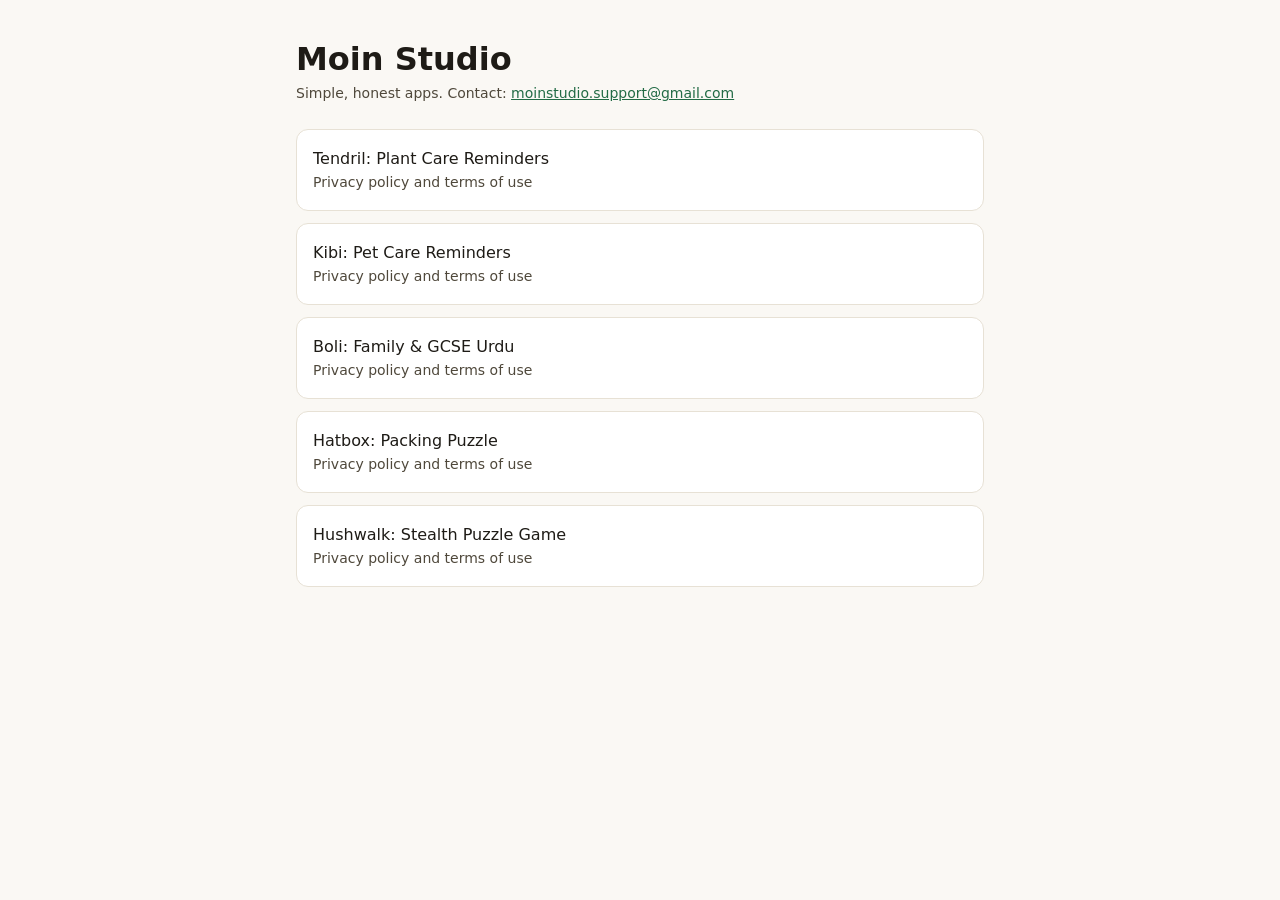
<file: index.html>
<!doctype html>
<html lang="en"><head><meta charset="utf-8"><meta name="viewport" content="width=device-width,initial-scale=1">
<title>Moin Studio</title><link rel="stylesheet" href="style.css"></head>
<body><main>
<h1>Moin Studio</h1>
<p class="updated">Simple, honest apps. Contact: <a href="mailto:moinstudio.support@gmail.com">moinstudio.support@gmail.com</a></p>
<a class="app" href="tendril/privacy.html">Tendril: Plant Care Reminders<span>Privacy policy and terms of use</span></a>
<a class="app" href="kibi/privacy.html">Kibi: Pet Care Reminders<span>Privacy policy and terms of use</span></a>
<a class="app" href="boli/privacy.html">Boli: Family &amp; GCSE Urdu<span>Privacy policy and terms of use</span></a>
<a class="app" href="hatbox/privacy.html">Hatbox: Packing Puzzle<span>Privacy policy and terms of use</span></a>
<a class="app" href="hushwalk/privacy.html">Hushwalk: Stealth Puzzle Game<span>Privacy policy and terms of use</span></a>
</main></body></html>
</file>
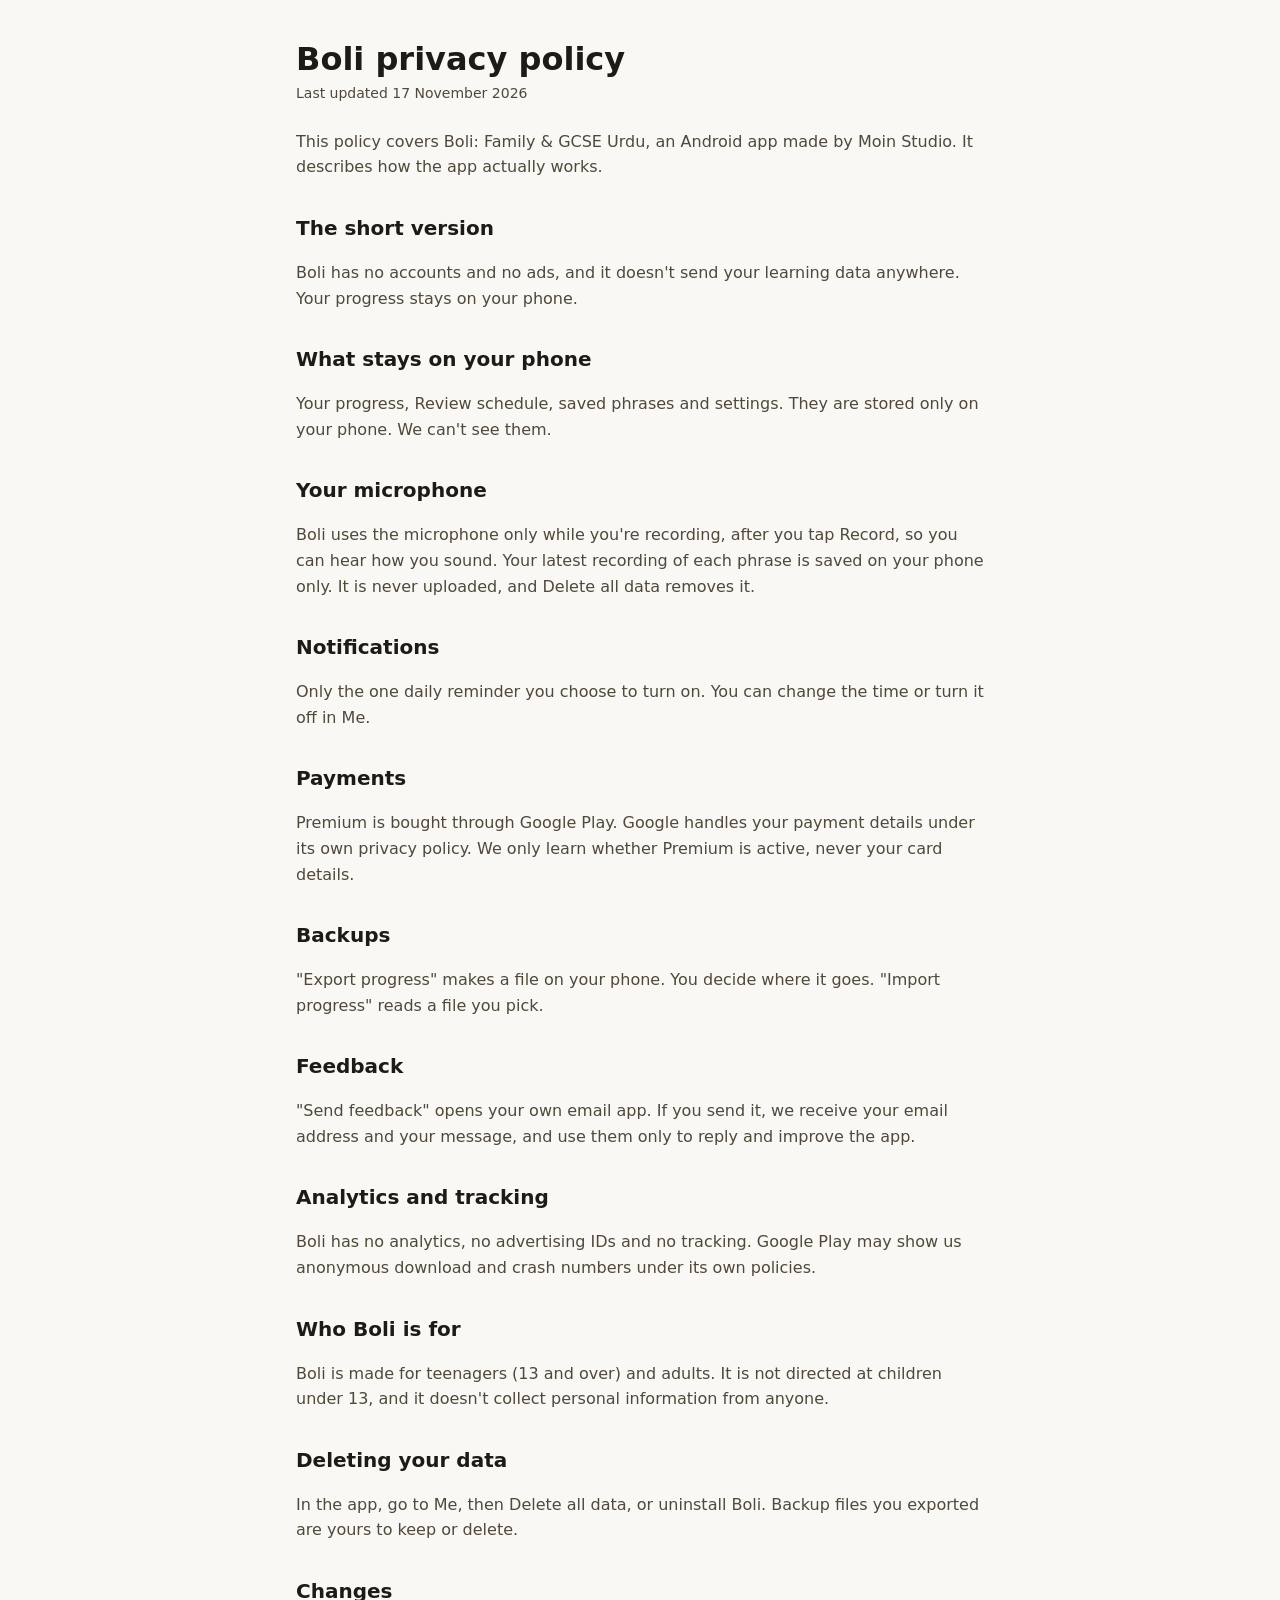
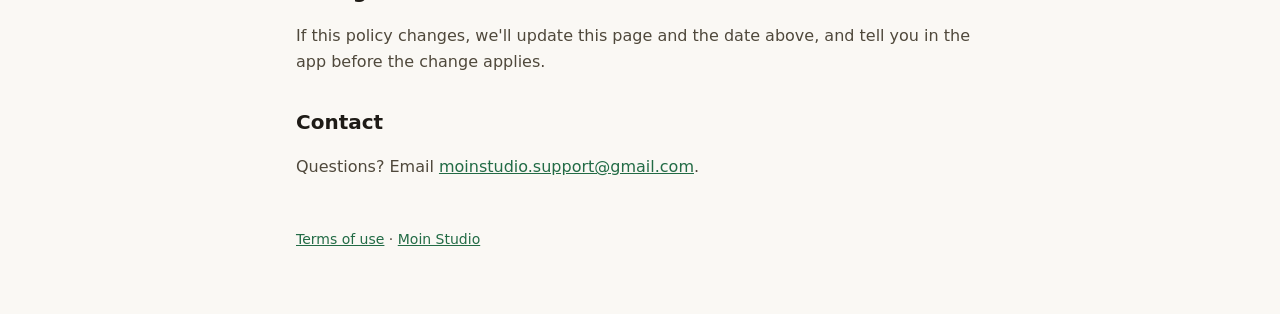
<file: boli/privacy.html>
<!doctype html>
<html lang="en"><head><meta charset="utf-8"><meta name="viewport" content="width=device-width,initial-scale=1">
<title>Boli Privacy Policy</title><link rel="stylesheet" href="../style.css"></head>
<body><main>
<h1>Boli privacy policy</h1>
<p class="updated">Last updated 17 November 2026</p>
<p>This policy covers Boli: Family &amp; GCSE Urdu, an Android app made by Moin Studio. It describes how the app actually works.</p>

<h2>The short version</h2>
<p>Boli has no accounts and no ads, and it doesn't send your learning data anywhere. Your progress stays on your phone.</p>

<h2>What stays on your phone</h2>
<p>Your progress, Review schedule, saved phrases and settings. They are stored only on your phone. We can't see them.</p>

<h2>Your microphone</h2>
<p>Boli uses the microphone only while you're recording, after you tap Record, so you can hear how you sound. Your latest recording of each phrase is saved on your phone only. It is never uploaded, and Delete all data removes it.</p>

<h2>Notifications</h2>
<p>Only the one daily reminder you choose to turn on. You can change the time or turn it off in Me.</p>

<h2>Payments</h2>
<p>Premium is bought through Google Play. Google handles your payment details under its own privacy policy. We only learn whether Premium is active, never your card details.</p>

<h2>Backups</h2>
<p>"Export progress" makes a file on your phone. You decide where it goes. "Import progress" reads a file you pick.</p>

<h2>Feedback</h2>
<p>"Send feedback" opens your own email app. If you send it, we receive your email address and your message, and use them only to reply and improve the app.</p>

<h2>Analytics and tracking</h2>
<p>Boli has no analytics, no advertising IDs and no tracking. Google Play may show us anonymous download and crash numbers under its own policies.</p>

<h2>Who Boli is for</h2>
<p>Boli is made for teenagers (13 and over) and adults. It is not directed at children under 13, and it doesn't collect personal information from anyone.</p>

<h2>Deleting your data</h2>
<p>In the app, go to Me, then Delete all data, or uninstall Boli. Backup files you exported are yours to keep or delete.</p>

<h2>Changes</h2>
<p>If this policy changes, we'll update this page and the date above, and tell you in the app before the change applies.</p>

<h2>Contact</h2>
<p>Questions? Email <a href="mailto:moinstudio.support@gmail.com">moinstudio.support@gmail.com</a>.</p>

<footer><a href="terms.html">Terms of use</a> · <a href="../index.html">Moin Studio</a></footer>
</main></body></html>
</file>
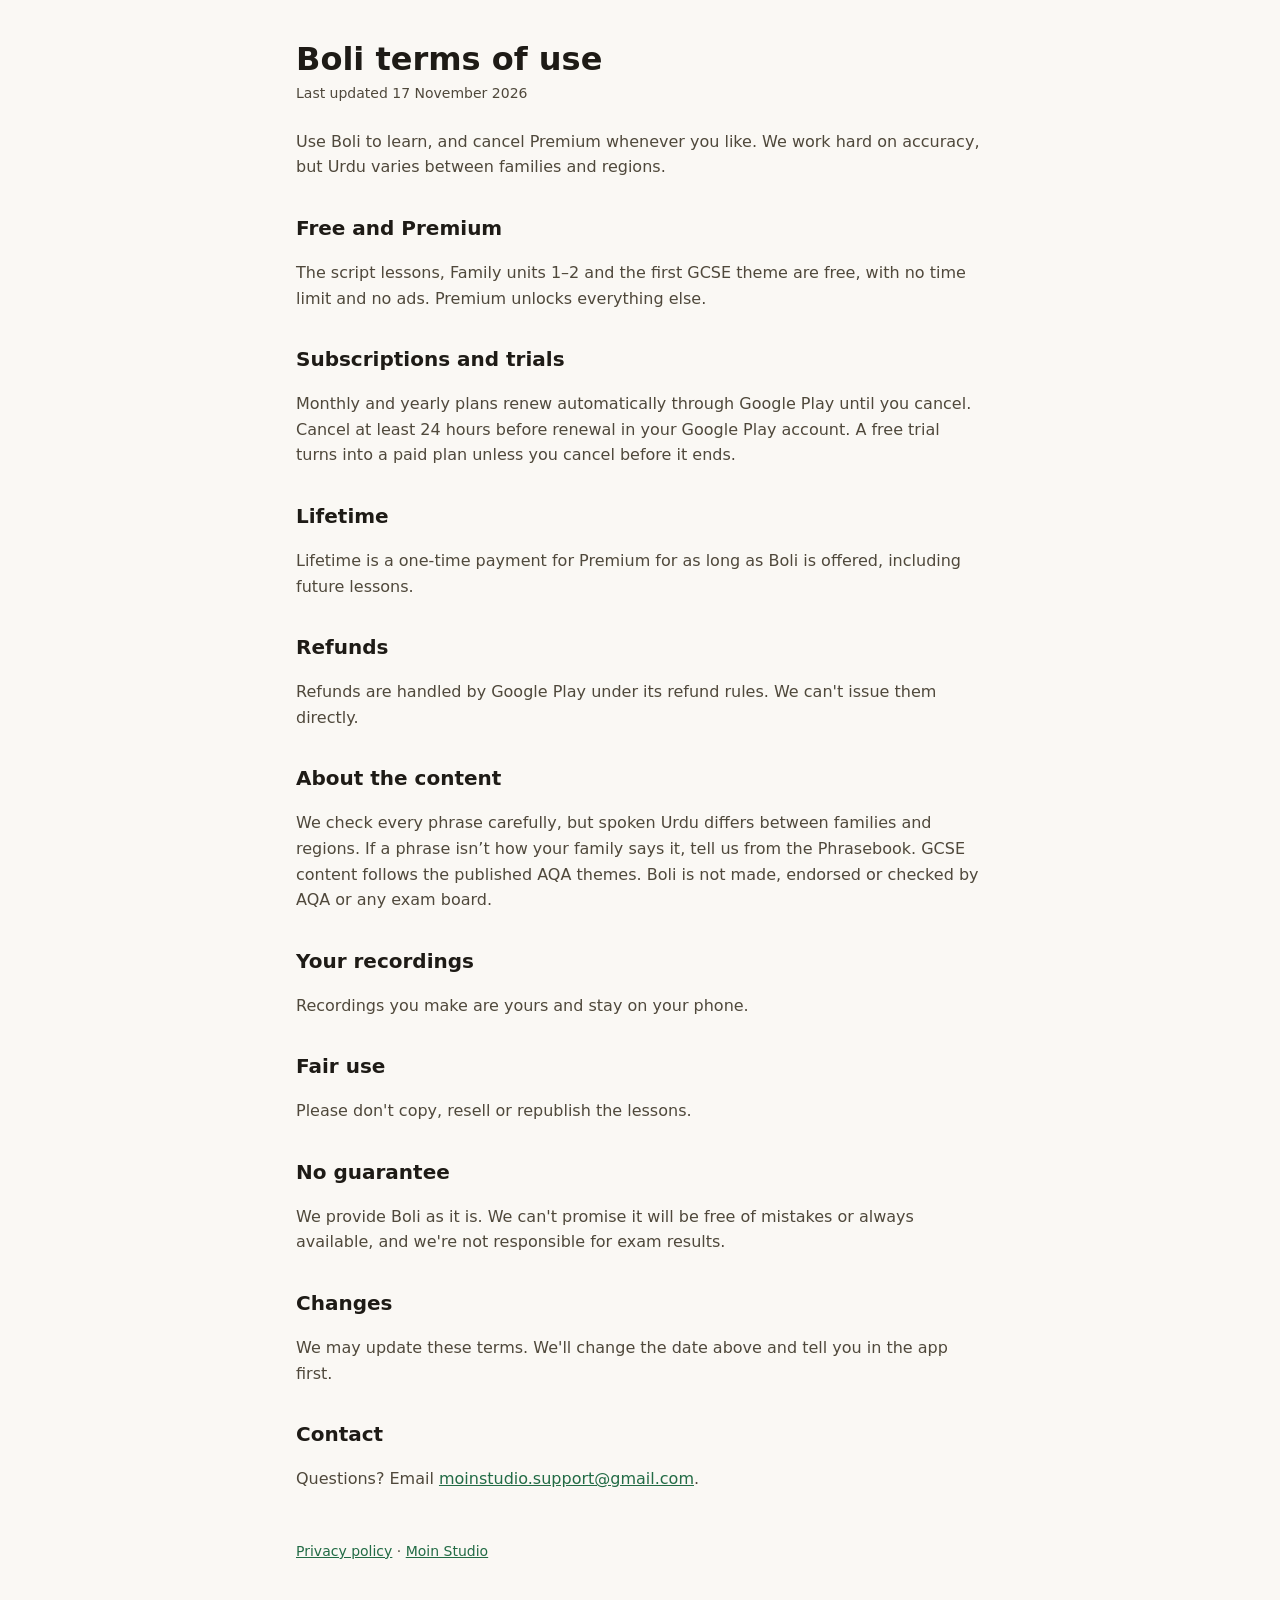
<file: boli/terms.html>
<!doctype html>
<html lang="en"><head><meta charset="utf-8"><meta name="viewport" content="width=device-width,initial-scale=1">
<title>Boli Terms of Use</title><link rel="stylesheet" href="../style.css"></head>
<body><main>
<h1>Boli terms of use</h1>
<p class="updated">Last updated 17 November 2026</p>
<p>Use Boli to learn, and cancel Premium whenever you like. We work hard on accuracy, but Urdu varies between families and regions.</p>

<h2>Free and Premium</h2>
<p>The script lessons, Family units 1–2 and the first GCSE theme are free, with no time limit and no ads. Premium unlocks everything else.</p>

<h2>Subscriptions and trials</h2>
<p>Monthly and yearly plans renew automatically through Google Play until you cancel. Cancel at least 24 hours before renewal in your Google Play account. A free trial turns into a paid plan unless you cancel before it ends.</p>

<h2>Lifetime</h2>
<p>Lifetime is a one-time payment for Premium for as long as Boli is offered, including future lessons.</p>

<h2>Refunds</h2>
<p>Refunds are handled by Google Play under its refund rules. We can't issue them directly.</p>

<h2>About the content</h2>
<p>We check every phrase carefully, but spoken Urdu differs between families and regions. If a phrase isn&rsquo;t how your family says it, tell us from the Phrasebook. GCSE content follows the published AQA themes. Boli is not made, endorsed or checked by AQA or any exam board.</p>

<h2>Your recordings</h2>
<p>Recordings you make are yours and stay on your phone.</p>

<h2>Fair use</h2>
<p>Please don't copy, resell or republish the lessons.</p>

<h2>No guarantee</h2>
<p>We provide Boli as it is. We can't promise it will be free of mistakes or always available, and we're not responsible for exam results.</p>

<h2>Changes</h2>
<p>We may update these terms. We'll change the date above and tell you in the app first.</p>

<h2>Contact</h2>
<p>Questions? Email <a href="mailto:moinstudio.support@gmail.com">moinstudio.support@gmail.com</a>.</p>

<footer><a href="privacy.html">Privacy policy</a> · <a href="../index.html">Moin Studio</a></footer>
</main></body></html>
</file>
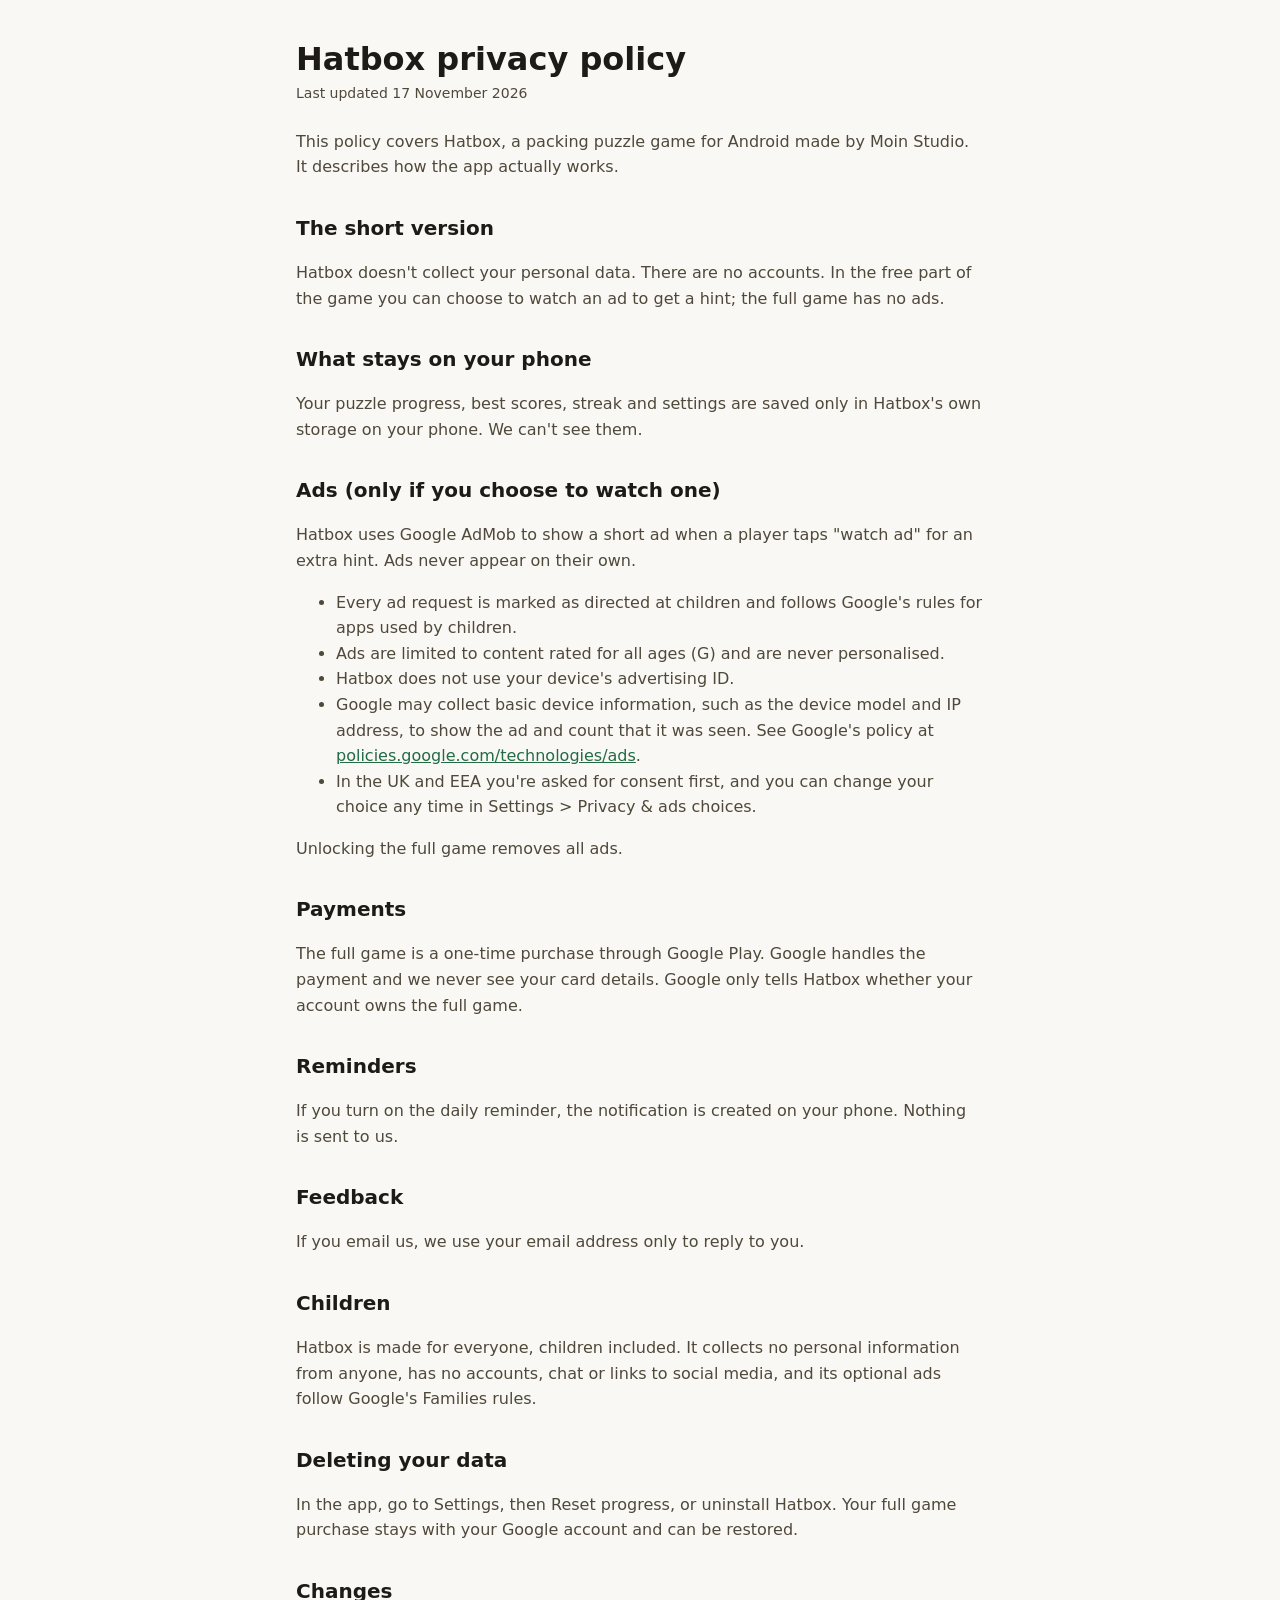
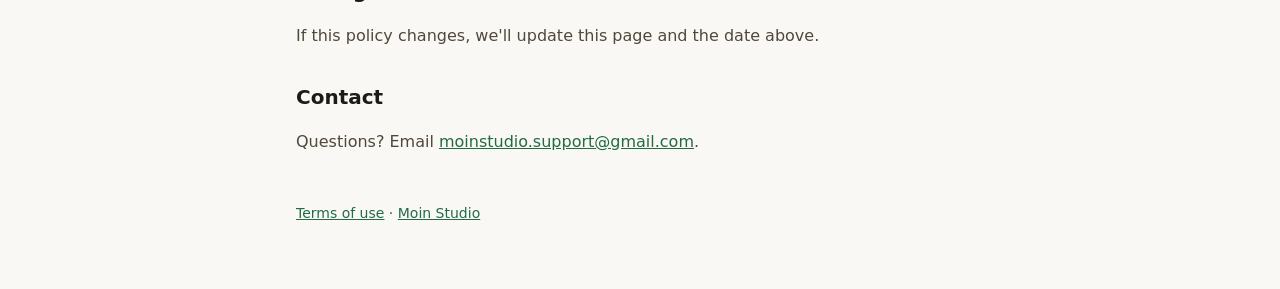
<file: hatbox/privacy.html>
<!doctype html>
<html lang="en"><head><meta charset="utf-8"><meta name="viewport" content="width=device-width,initial-scale=1">
<title>Hatbox Privacy Policy</title><link rel="stylesheet" href="../style.css"></head>
<body><main>
<h1>Hatbox privacy policy</h1>
<p class="updated">Last updated 17 November 2026</p>
<p>This policy covers Hatbox, a packing puzzle game for Android made by Moin Studio. It describes how the app actually works.</p>

<h2>The short version</h2>
<p>Hatbox doesn't collect your personal data. There are no accounts. In the free part of the game you can choose to watch an ad to get a hint; the full game has no ads.</p>

<h2>What stays on your phone</h2>
<p>Your puzzle progress, best scores, streak and settings are saved only in Hatbox's own storage on your phone. We can't see them.</p>

<h2>Ads (only if you choose to watch one)</h2>
<p>Hatbox uses Google AdMob to show a short ad when a player taps "watch ad" for an extra hint. Ads never appear on their own.</p>
<ul>
<li>Every ad request is marked as directed at children and follows Google's rules for apps used by children.</li>
<li>Ads are limited to content rated for all ages (G) and are never personalised.</li>
<li>Hatbox does not use your device's advertising ID.</li>
<li>Google may collect basic device information, such as the device model and IP address, to show the ad and count that it was seen. See Google's policy at <a href="https://policies.google.com/technologies/ads">policies.google.com/technologies/ads</a>.</li>
<li>In the UK and EEA you're asked for consent first, and you can change your choice any time in Settings &gt; Privacy &amp; ads choices.</li>
</ul>
<p>Unlocking the full game removes all ads.</p>

<h2>Payments</h2>
<p>The full game is a one-time purchase through Google Play. Google handles the payment and we never see your card details. Google only tells Hatbox whether your account owns the full game.</p>

<h2>Reminders</h2>
<p>If you turn on the daily reminder, the notification is created on your phone. Nothing is sent to us.</p>

<h2>Feedback</h2>
<p>If you email us, we use your email address only to reply to you.</p>

<h2>Children</h2>
<p>Hatbox is made for everyone, children included. It collects no personal information from anyone, has no accounts, chat or links to social media, and its optional ads follow Google's Families rules.</p>

<h2>Deleting your data</h2>
<p>In the app, go to Settings, then Reset progress, or uninstall Hatbox. Your full game purchase stays with your Google account and can be restored.</p>

<h2>Changes</h2>
<p>If this policy changes, we'll update this page and the date above.</p>

<h2>Contact</h2>
<p>Questions? Email <a href="mailto:moinstudio.support@gmail.com">moinstudio.support@gmail.com</a>.</p>

<footer><a href="terms.html">Terms of use</a> · <a href="../index.html">Moin Studio</a></footer>
</main></body></html>
</file>
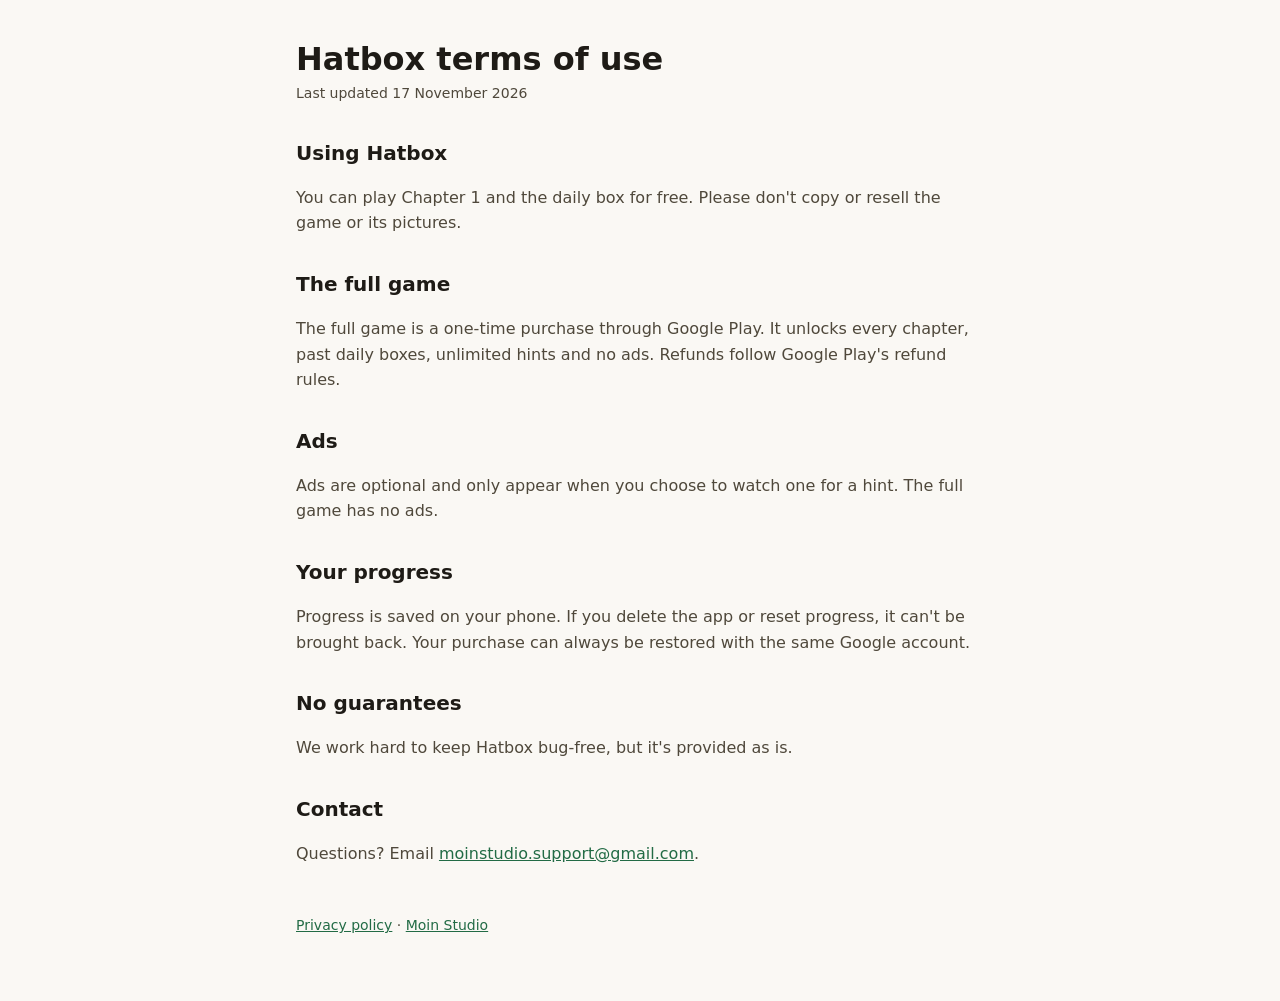
<file: hatbox/terms.html>
<!doctype html>
<html lang="en"><head><meta charset="utf-8"><meta name="viewport" content="width=device-width,initial-scale=1">
<title>Hatbox Terms of Use</title><link rel="stylesheet" href="../style.css"></head>
<body><main>
<h1>Hatbox terms of use</h1>
<p class="updated">Last updated 17 November 2026</p>

<h2>Using Hatbox</h2>
<p>You can play Chapter 1 and the daily box for free. Please don't copy or resell the game or its pictures.</p>

<h2>The full game</h2>
<p>The full game is a one-time purchase through Google Play. It unlocks every chapter, past daily boxes, unlimited hints and no ads. Refunds follow Google Play's refund rules.</p>

<h2>Ads</h2>
<p>Ads are optional and only appear when you choose to watch one for a hint. The full game has no ads.</p>

<h2>Your progress</h2>
<p>Progress is saved on your phone. If you delete the app or reset progress, it can't be brought back. Your purchase can always be restored with the same Google account.</p>

<h2>No guarantees</h2>
<p>We work hard to keep Hatbox bug-free, but it's provided as is.</p>

<h2>Contact</h2>
<p>Questions? Email <a href="mailto:moinstudio.support@gmail.com">moinstudio.support@gmail.com</a>.</p>

<footer><a href="privacy.html">Privacy policy</a> · <a href="../index.html">Moin Studio</a></footer>
</main></body></html>
</file>
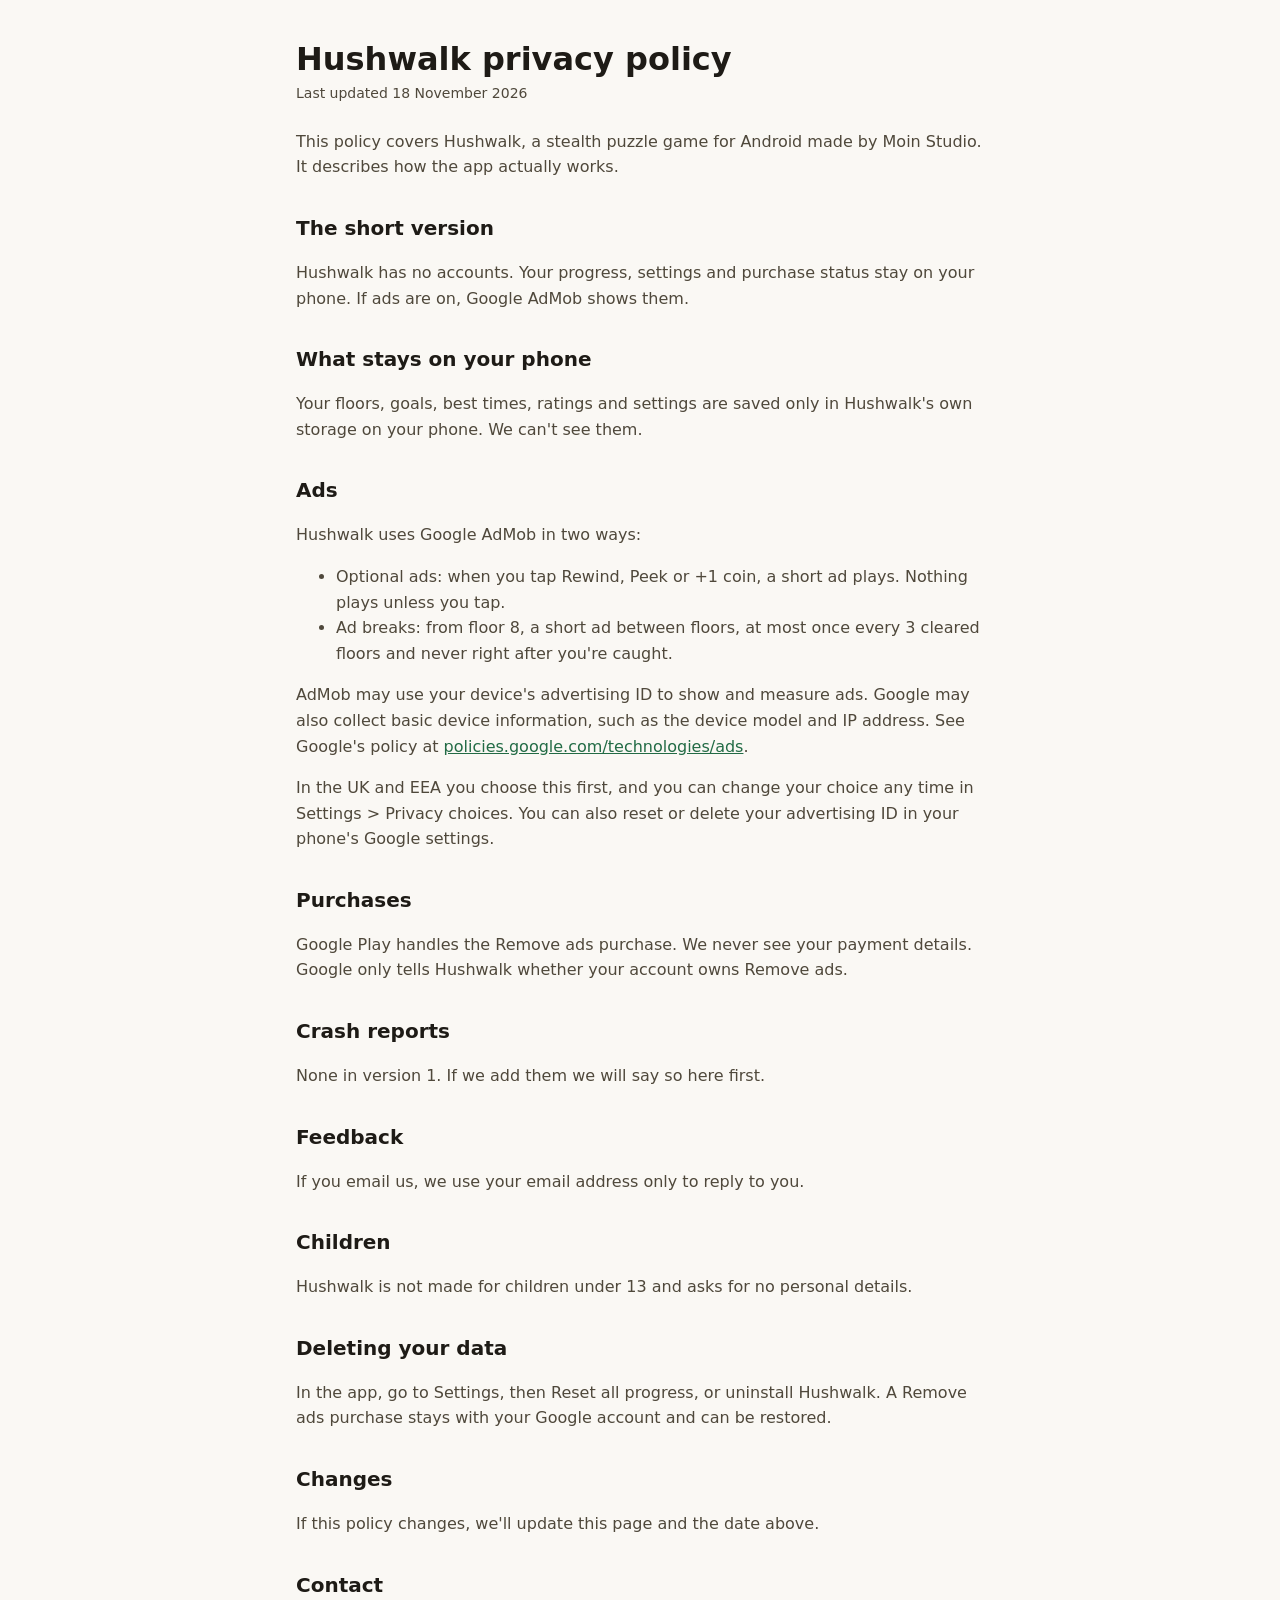
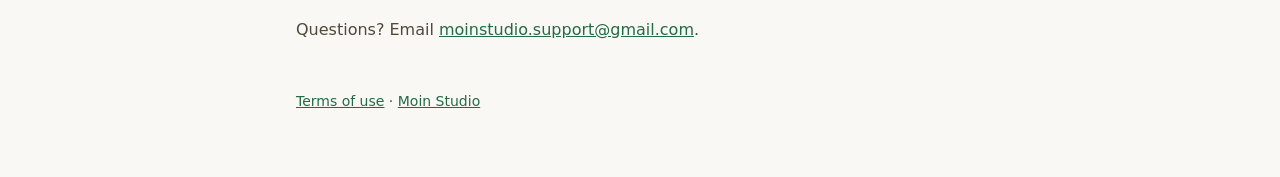
<file: hushwalk/privacy.html>
<!doctype html>
<html lang="en"><head><meta charset="utf-8"><meta name="viewport" content="width=device-width,initial-scale=1">
<title>Hushwalk Privacy Policy</title><link rel="stylesheet" href="../style.css"></head>
<body><main>
<h1>Hushwalk privacy policy</h1>
<p class="updated">Last updated 18 November 2026</p>
<p>This policy covers Hushwalk, a stealth puzzle game for Android made by Moin Studio. It describes how the app actually works.</p>

<h2>The short version</h2>
<p>Hushwalk has no accounts. Your progress, settings and purchase status stay on your phone. If ads are on, Google AdMob shows them.</p>

<h2>What stays on your phone</h2>
<p>Your floors, goals, best times, ratings and settings are saved only in Hushwalk's own storage on your phone. We can't see them.</p>

<h2>Ads</h2>
<p>Hushwalk uses Google AdMob in two ways:</p>
<ul>
<li>Optional ads: when you tap Rewind, Peek or +1 coin, a short ad plays. Nothing plays unless you tap.</li>
<li>Ad breaks: from floor 8, a short ad between floors, at most once every 3 cleared floors and never right after you're caught.</li>
</ul>
<p>AdMob may use your device's advertising ID to show and measure ads. Google may also collect basic device information, such as the device model and IP address. See Google's policy at <a href="https://policies.google.com/technologies/ads">policies.google.com/technologies/ads</a>.</p>
<p>In the UK and EEA you choose this first, and you can change your choice any time in Settings &gt; Privacy choices. You can also reset or delete your advertising ID in your phone's Google settings.</p>

<h2>Purchases</h2>
<p>Google Play handles the Remove ads purchase. We never see your payment details. Google only tells Hushwalk whether your account owns Remove ads.</p>

<h2>Crash reports</h2>
<p>None in version 1. If we add them we will say so here first.</p>

<h2>Feedback</h2>
<p>If you email us, we use your email address only to reply to you.</p>

<h2>Children</h2>
<p>Hushwalk is not made for children under 13 and asks for no personal details.</p>

<h2>Deleting your data</h2>
<p>In the app, go to Settings, then Reset all progress, or uninstall Hushwalk. A Remove ads purchase stays with your Google account and can be restored.</p>

<h2>Changes</h2>
<p>If this policy changes, we'll update this page and the date above.</p>

<h2>Contact</h2>
<p>Questions? Email <a href="mailto:moinstudio.support@gmail.com">moinstudio.support@gmail.com</a>.</p>

<footer><a href="terms.html">Terms of use</a> · <a href="../index.html">Moin Studio</a></footer>
</main></body></html>
</file>
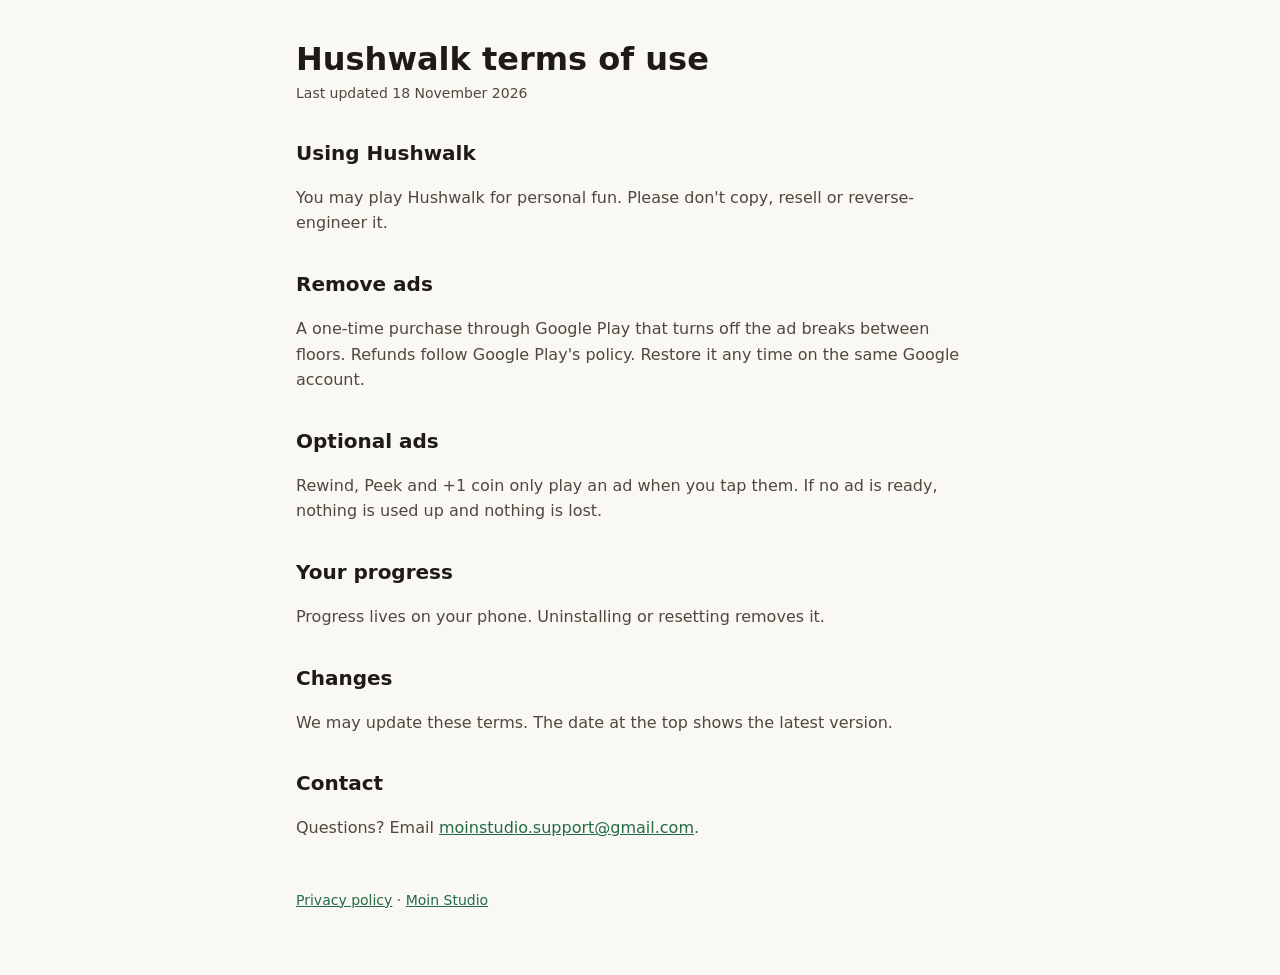
<file: hushwalk/terms.html>
<!doctype html>
<html lang="en"><head><meta charset="utf-8"><meta name="viewport" content="width=device-width,initial-scale=1">
<title>Hushwalk Terms of Use</title><link rel="stylesheet" href="../style.css"></head>
<body><main>
<h1>Hushwalk terms of use</h1>
<p class="updated">Last updated 18 November 2026</p>

<h2>Using Hushwalk</h2>
<p>You may play Hushwalk for personal fun. Please don't copy, resell or reverse-engineer it.</p>

<h2>Remove ads</h2>
<p>A one-time purchase through Google Play that turns off the ad breaks between floors. Refunds follow Google Play's policy. Restore it any time on the same Google account.</p>

<h2>Optional ads</h2>
<p>Rewind, Peek and +1 coin only play an ad when you tap them. If no ad is ready, nothing is used up and nothing is lost.</p>

<h2>Your progress</h2>
<p>Progress lives on your phone. Uninstalling or resetting removes it.</p>

<h2>Changes</h2>
<p>We may update these terms. The date at the top shows the latest version.</p>

<h2>Contact</h2>
<p>Questions? Email <a href="mailto:moinstudio.support@gmail.com">moinstudio.support@gmail.com</a>.</p>

<footer><a href="privacy.html">Privacy policy</a> · <a href="../index.html">Moin Studio</a></footer>
</main></body></html>
</file>
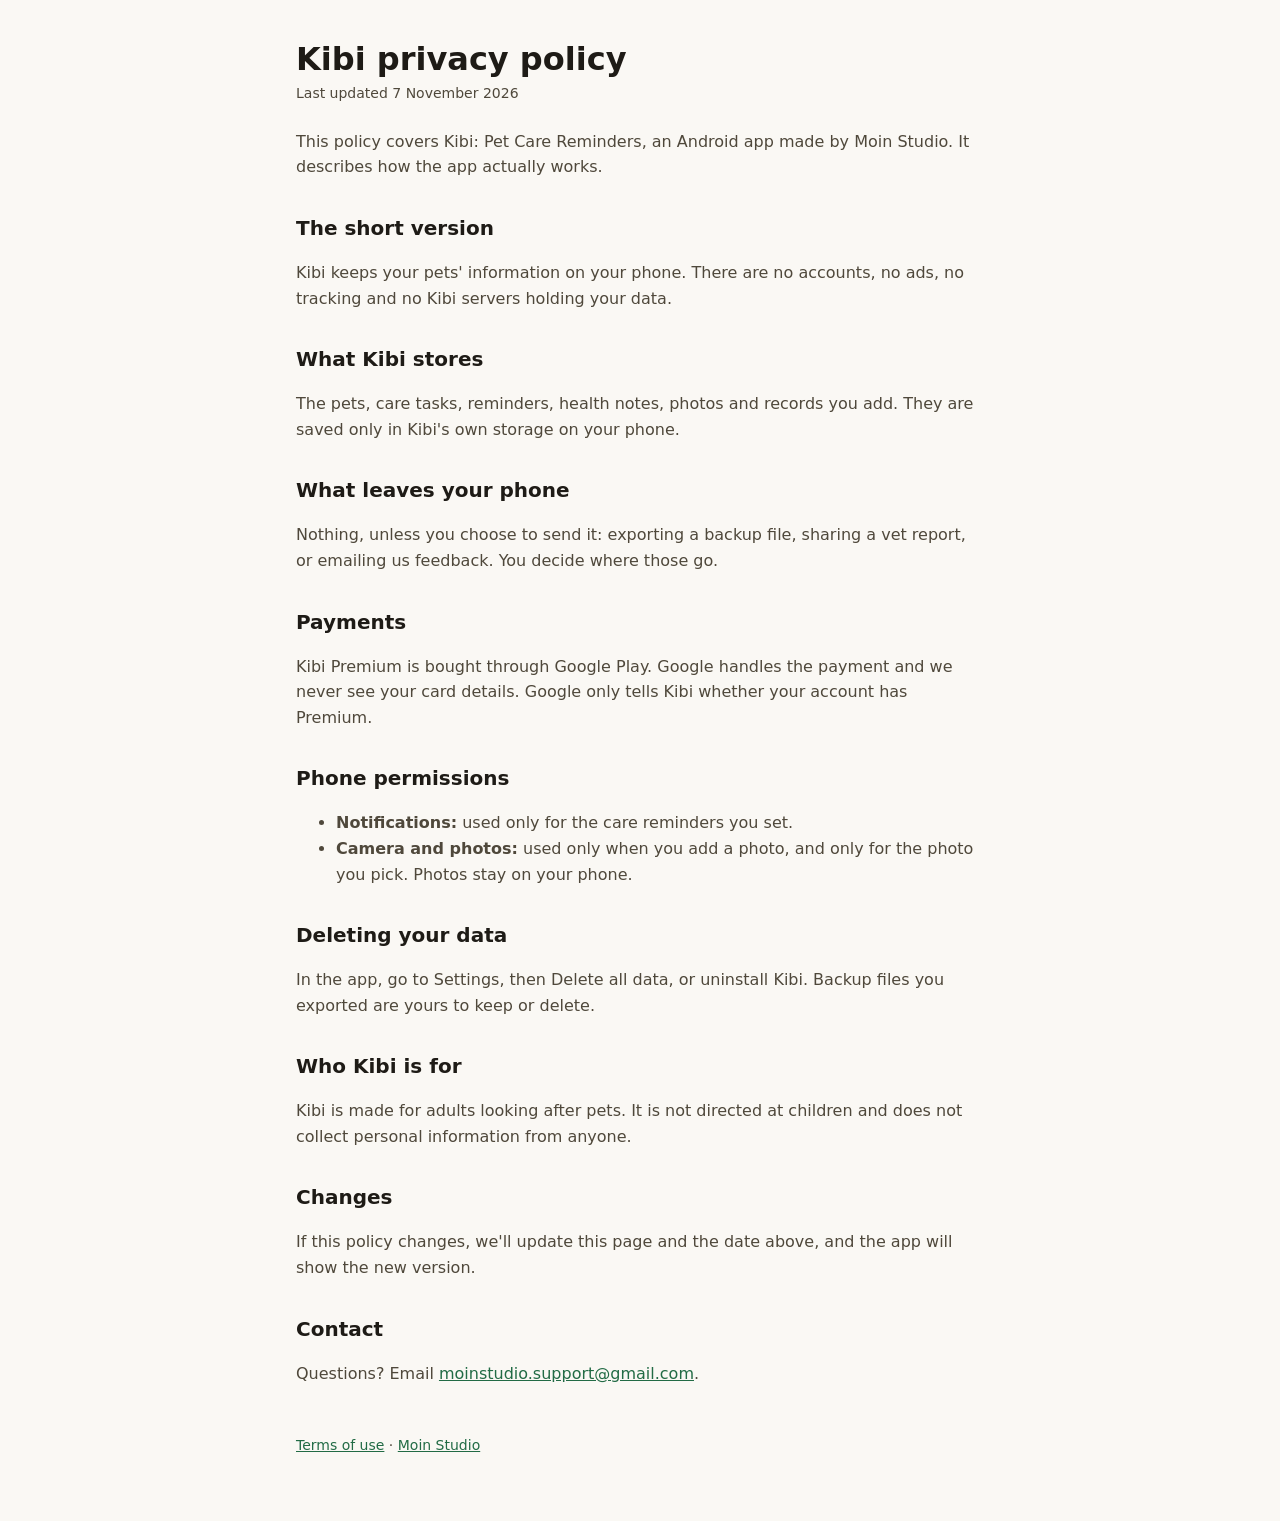
<file: kibi/privacy.html>
<!doctype html>
<html lang="en"><head><meta charset="utf-8"><meta name="viewport" content="width=device-width,initial-scale=1">
<title>Kibi Privacy Policy</title><link rel="stylesheet" href="../style.css"></head>
<body><main>
<h1>Kibi privacy policy</h1>
<p class="updated">Last updated 7 November 2026</p>
<p>This policy covers Kibi: Pet Care Reminders, an Android app made by Moin Studio. It describes how the app actually works.</p>

<h2>The short version</h2>
<p>Kibi keeps your pets' information on your phone. There are no accounts, no ads, no tracking and no Kibi servers holding your data.</p>

<h2>What Kibi stores</h2>
<p>The pets, care tasks, reminders, health notes, photos and records you add. They are saved only in Kibi's own storage on your phone.</p>

<h2>What leaves your phone</h2>
<p>Nothing, unless you choose to send it: exporting a backup file, sharing a vet report, or emailing us feedback. You decide where those go.</p>

<h2>Payments</h2>
<p>Kibi Premium is bought through Google Play. Google handles the payment and we never see your card details. Google only tells Kibi whether your account has Premium.</p>

<h2>Phone permissions</h2>
<ul>
<li><strong>Notifications:</strong> used only for the care reminders you set.</li>
<li><strong>Camera and photos:</strong> used only when you add a photo, and only for the photo you pick. Photos stay on your phone.</li>
</ul>

<h2>Deleting your data</h2>
<p>In the app, go to Settings, then Delete all data, or uninstall Kibi. Backup files you exported are yours to keep or delete.</p>

<h2>Who Kibi is for</h2>
<p>Kibi is made for adults looking after pets. It is not directed at children and does not collect personal information from anyone.</p>

<h2>Changes</h2>
<p>If this policy changes, we'll update this page and the date above, and the app will show the new version.</p>

<h2>Contact</h2>
<p>Questions? Email <a href="mailto:moinstudio.support@gmail.com">moinstudio.support@gmail.com</a>.</p>

<footer><a href="terms.html">Terms of use</a> · <a href="../index.html">Moin Studio</a></footer>
</main></body></html>
</file>
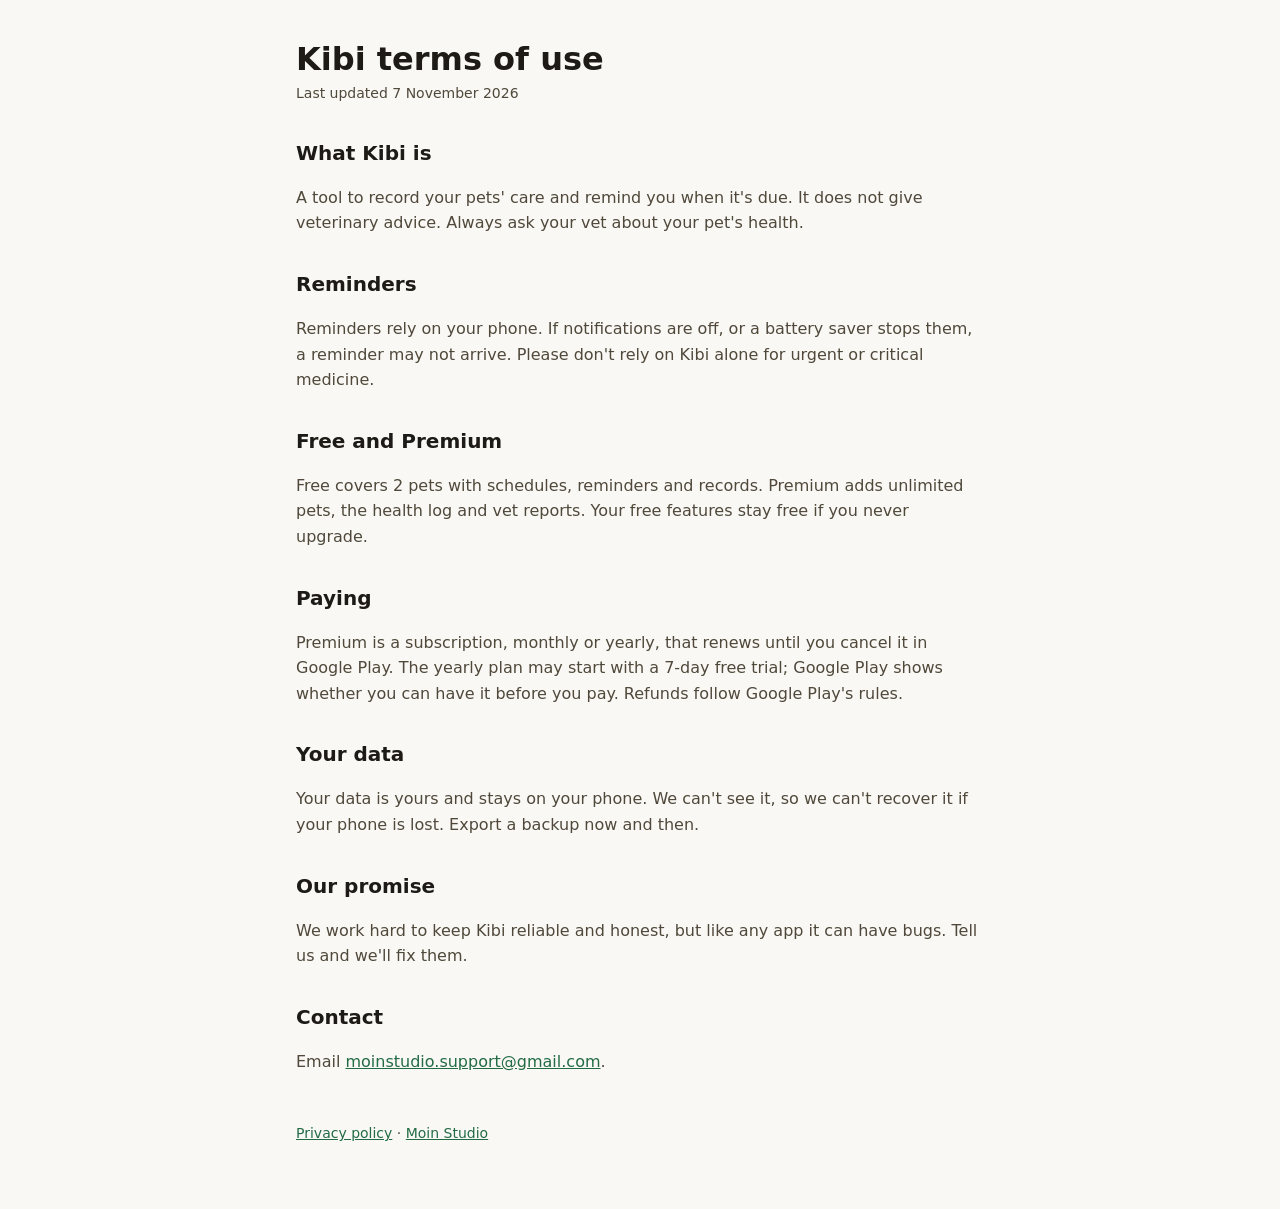
<file: kibi/terms.html>
<!doctype html>
<html lang="en"><head><meta charset="utf-8"><meta name="viewport" content="width=device-width,initial-scale=1">
<title>Kibi Terms of Use</title><link rel="stylesheet" href="../style.css"></head>
<body><main>
<h1>Kibi terms of use</h1>
<p class="updated">Last updated 7 November 2026</p>

<h2>What Kibi is</h2>
<p>A tool to record your pets' care and remind you when it's due. It does not give veterinary advice. Always ask your vet about your pet's health.</p>

<h2>Reminders</h2>
<p>Reminders rely on your phone. If notifications are off, or a battery saver stops them, a reminder may not arrive. Please don't rely on Kibi alone for urgent or critical medicine.</p>

<h2>Free and Premium</h2>
<p>Free covers 2 pets with schedules, reminders and records. Premium adds unlimited pets, the health log and vet reports. Your free features stay free if you never upgrade.</p>

<h2>Paying</h2>
<p>Premium is a subscription, monthly or yearly, that renews until you cancel it in Google Play. The yearly plan may start with a 7-day free trial; Google Play shows whether you can have it before you pay. Refunds follow Google Play's rules.</p>

<h2>Your data</h2>
<p>Your data is yours and stays on your phone. We can't see it, so we can't recover it if your phone is lost. Export a backup now and then.</p>

<h2>Our promise</h2>
<p>We work hard to keep Kibi reliable and honest, but like any app it can have bugs. Tell us and we'll fix them.</p>

<h2>Contact</h2>
<p>Email <a href="mailto:moinstudio.support@gmail.com">moinstudio.support@gmail.com</a>.</p>

<footer><a href="privacy.html">Privacy policy</a> · <a href="../index.html">Moin Studio</a></footer>
</main></body></html>
</file>
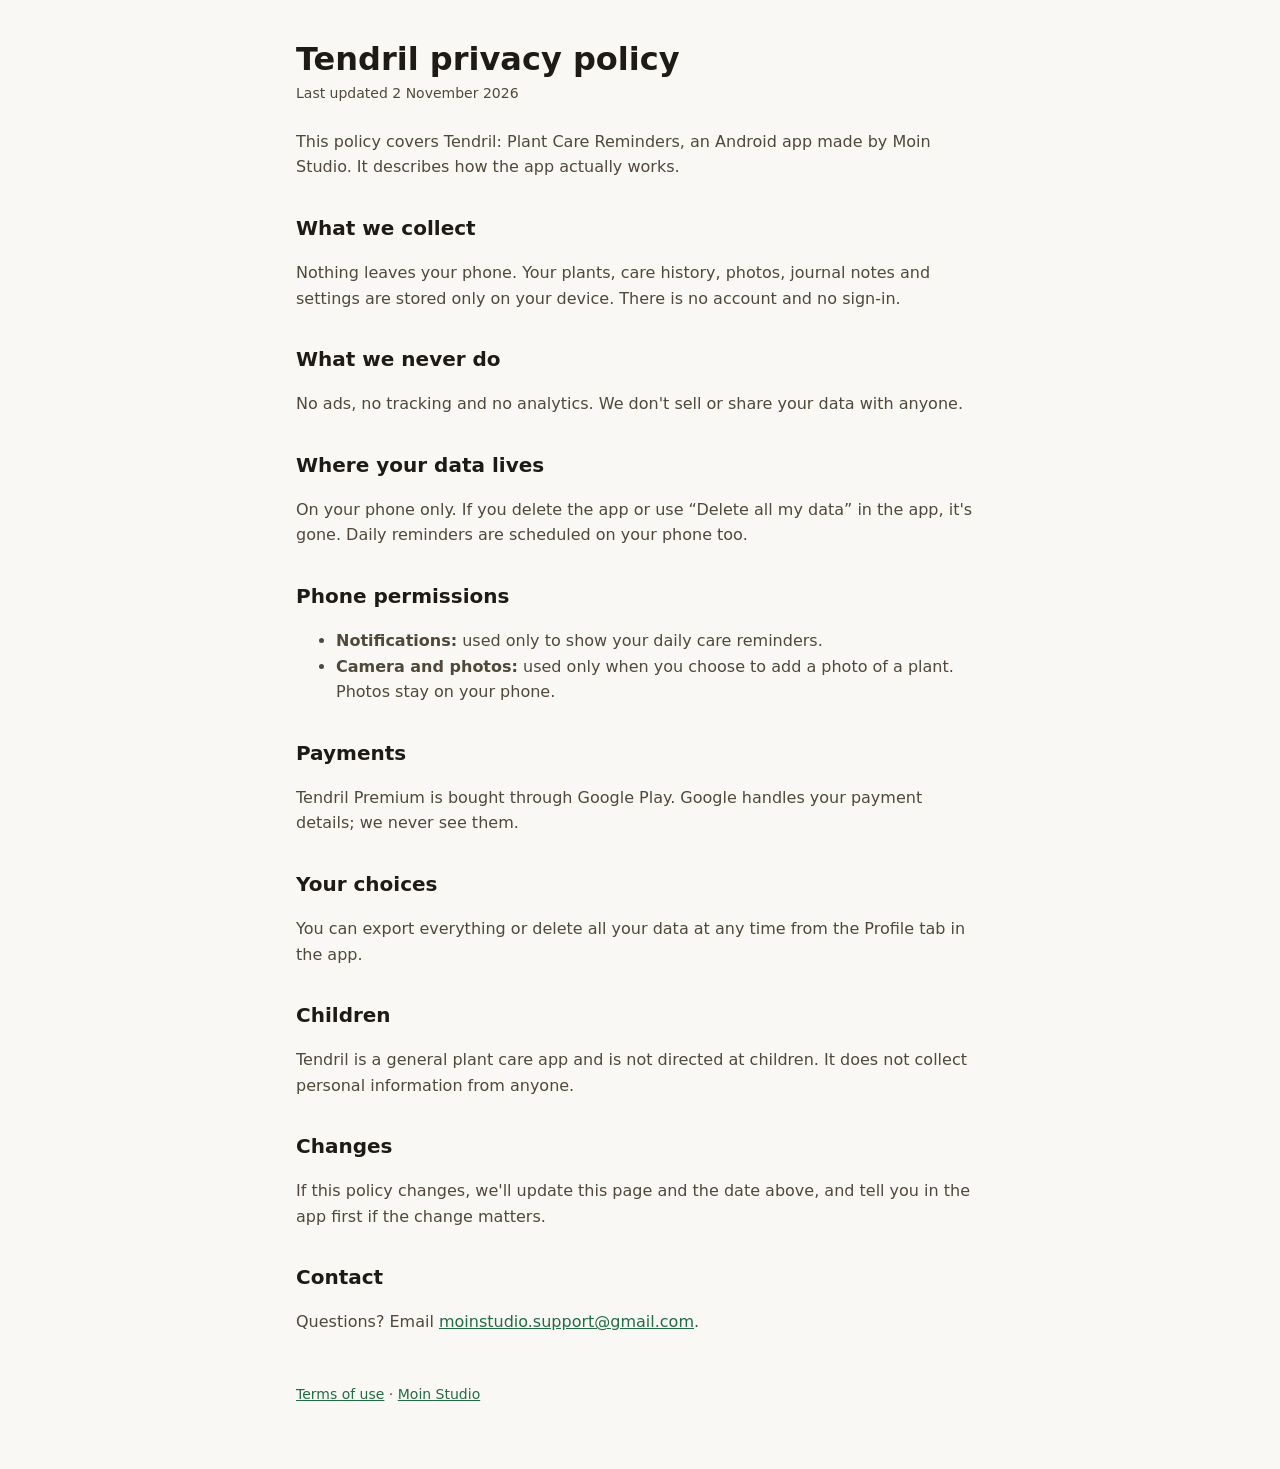
<file: tendril/privacy.html>
<!doctype html>
<html lang="en"><head><meta charset="utf-8"><meta name="viewport" content="width=device-width,initial-scale=1">
<title>Tendril Privacy Policy</title><link rel="stylesheet" href="../style.css"></head>
<body><main>
<h1>Tendril privacy policy</h1>
<p class="updated">Last updated 2 November 2026</p>
<p>This policy covers Tendril: Plant Care Reminders, an Android app made by Moin Studio. It describes how the app actually works.</p>

<h2>What we collect</h2>
<p>Nothing leaves your phone. Your plants, care history, photos, journal notes and settings are stored only on your device. There is no account and no sign-in.</p>

<h2>What we never do</h2>
<p>No ads, no tracking and no analytics. We don't sell or share your data with anyone.</p>

<h2>Where your data lives</h2>
<p>On your phone only. If you delete the app or use “Delete all my data” in the app, it's gone. Daily reminders are scheduled on your phone too.</p>

<h2>Phone permissions</h2>
<ul>
<li><strong>Notifications:</strong> used only to show your daily care reminders.</li>
<li><strong>Camera and photos:</strong> used only when you choose to add a photo of a plant. Photos stay on your phone.</li>
</ul>

<h2>Payments</h2>
<p>Tendril Premium is bought through Google Play. Google handles your payment details; we never see them.</p>

<h2>Your choices</h2>
<p>You can export everything or delete all your data at any time from the Profile tab in the app.</p>

<h2>Children</h2>
<p>Tendril is a general plant care app and is not directed at children. It does not collect personal information from anyone.</p>

<h2>Changes</h2>
<p>If this policy changes, we'll update this page and the date above, and tell you in the app first if the change matters.</p>

<h2>Contact</h2>
<p>Questions? Email <a href="mailto:moinstudio.support@gmail.com">moinstudio.support@gmail.com</a>.</p>

<footer><a href="terms.html">Terms of use</a> · <a href="../index.html">Moin Studio</a></footer>
</main></body></html>
</file>
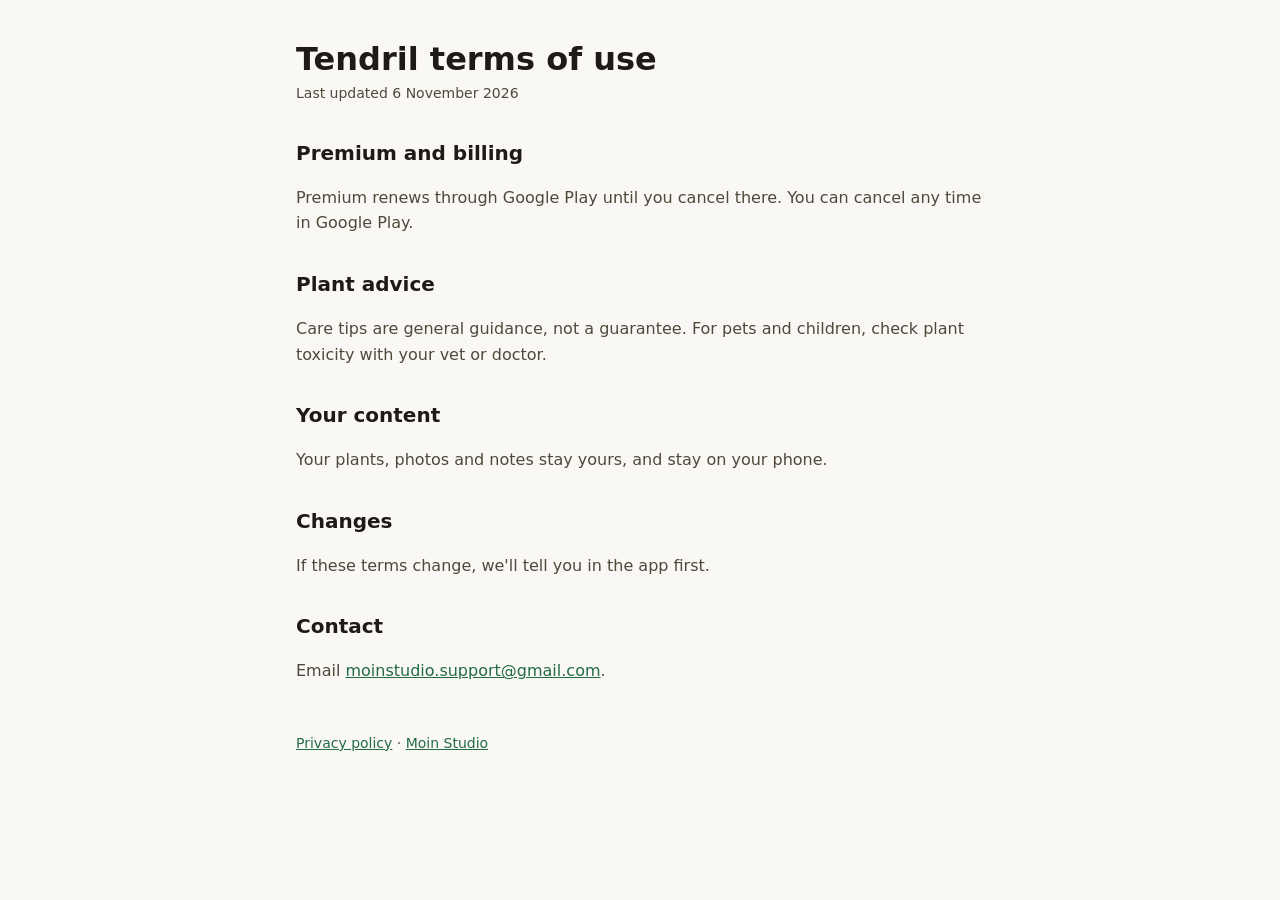
<file: tendril/terms.html>
<!doctype html>
<html lang="en"><head><meta charset="utf-8"><meta name="viewport" content="width=device-width,initial-scale=1">
<title>Tendril Terms of Use</title><link rel="stylesheet" href="../style.css"></head>
<body><main>
<h1>Tendril terms of use</h1>
<p class="updated">Last updated 6 November 2026</p>

<h2>Premium and billing</h2>
<p>Premium renews through Google Play until you cancel there. You can cancel any time in Google Play.</p>

<h2>Plant advice</h2>
<p>Care tips are general guidance, not a guarantee. For pets and children, check plant toxicity with your vet or doctor.</p>

<h2>Your content</h2>
<p>Your plants, photos and notes stay yours, and stay on your phone.</p>

<h2>Changes</h2>
<p>If these terms change, we'll tell you in the app first.</p>

<h2>Contact</h2>
<p>Email <a href="mailto:moinstudio.support@gmail.com">moinstudio.support@gmail.com</a>.</p>

<footer><a href="privacy.html">Privacy policy</a> · <a href="../index.html">Moin Studio</a></footer>
</main></body></html>
</file>
<file: style.css>
:root{--bg:#FAF8F4;--surface:#FFFFFF;--text:#1E1B16;--muted:#4F483B;--brand:#226B45;--border:#E7E1D5}
@media (prefers-color-scheme:dark){:root{--bg:#141210;--surface:#1E1B16;--text:#FAF8F4;--muted:#D4CCBC;--brand:#7FBC96;--border:#353027}}
*{box-sizing:border-box}
body{margin:0;background:var(--bg);color:var(--text);font:16px/1.6 system-ui,-apple-system,"Segoe UI",Roboto,sans-serif}
main{max-width:720px;margin:0 auto;padding:40px 16px 64px}
h1{font-size:32px;line-height:1.2;margin:0 0 4px}
h2{font-size:20px;margin:32px 0 8px}
p,li{color:var(--muted)}
a{color:var(--brand)}
.updated{font-size:14px;color:var(--muted);margin:0 0 24px}
.app{display:block;background:var(--surface);border:1px solid var(--border);border-radius:12px;padding:16px;margin:12px 0;text-decoration:none;color:var(--text)}
.app span{display:block;color:var(--muted);font-size:14px}
footer{margin-top:48px;font-size:14px;color:var(--muted)}
</file>
